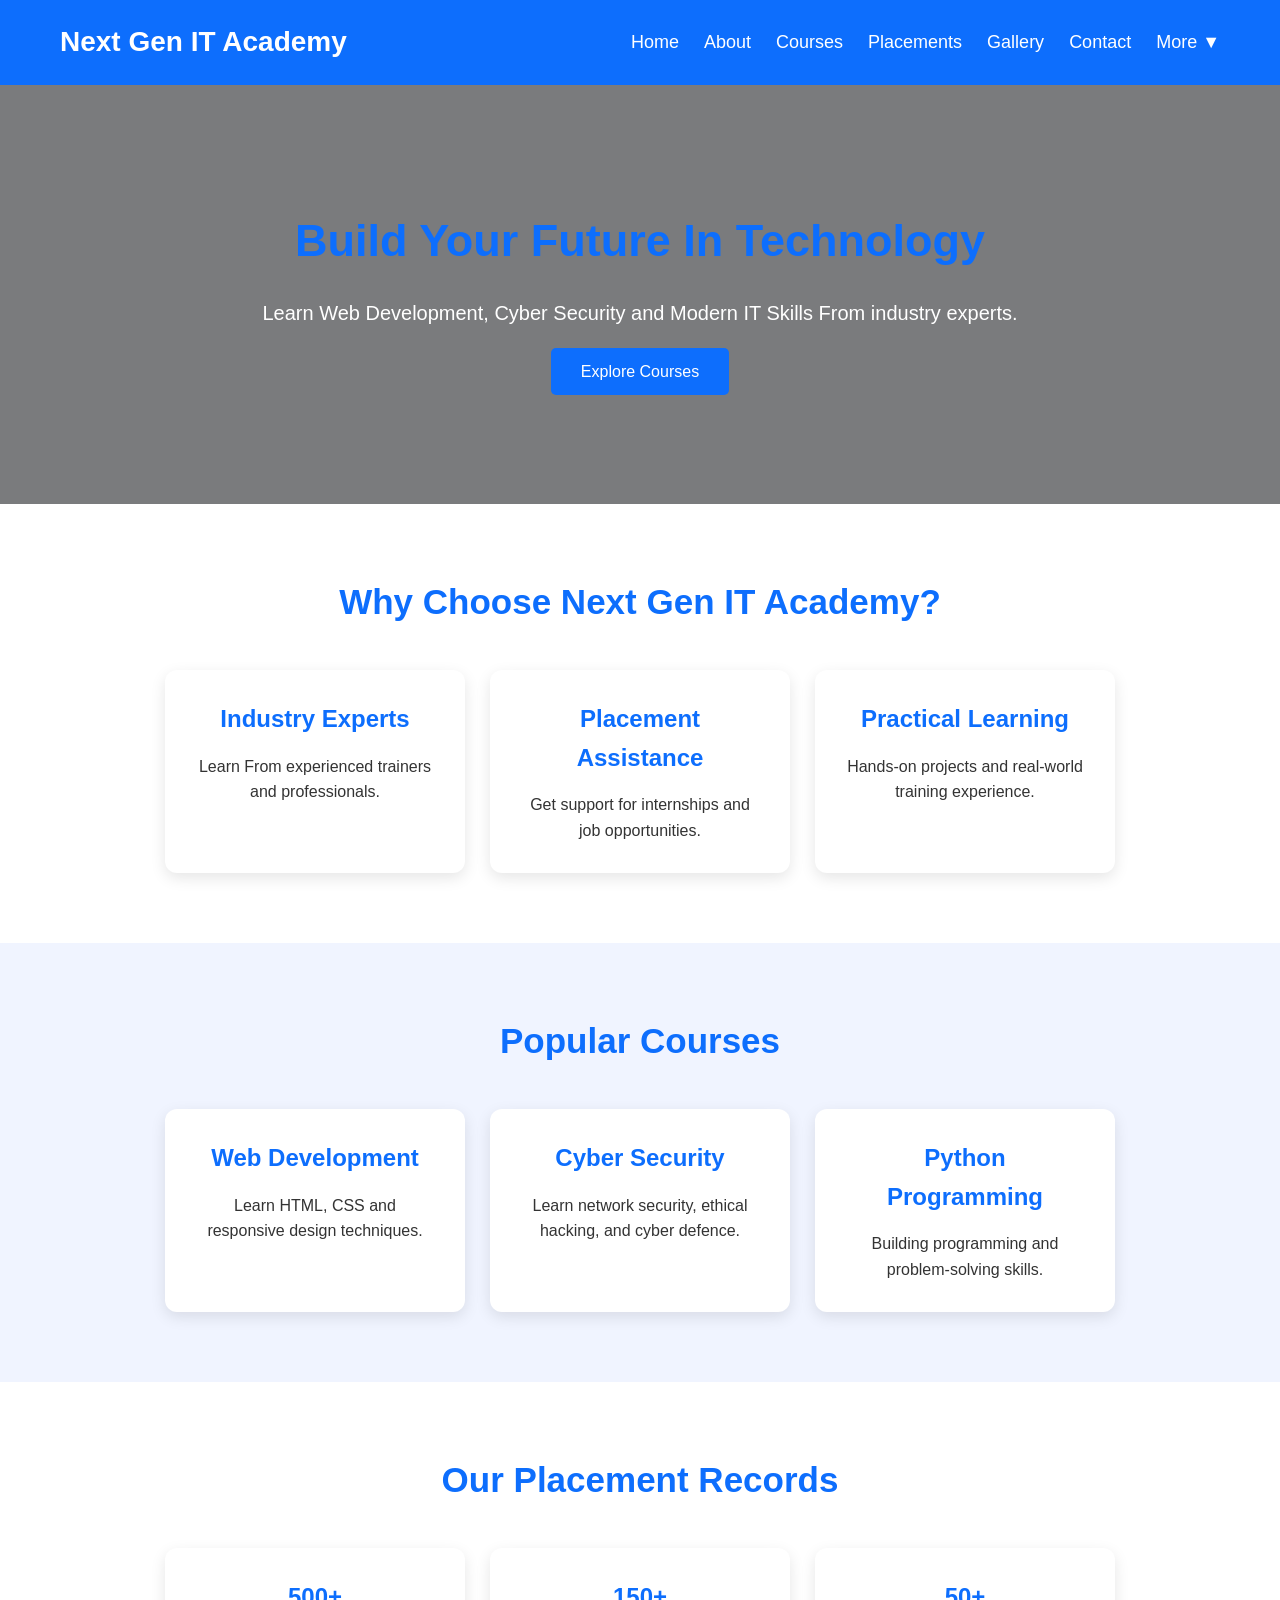
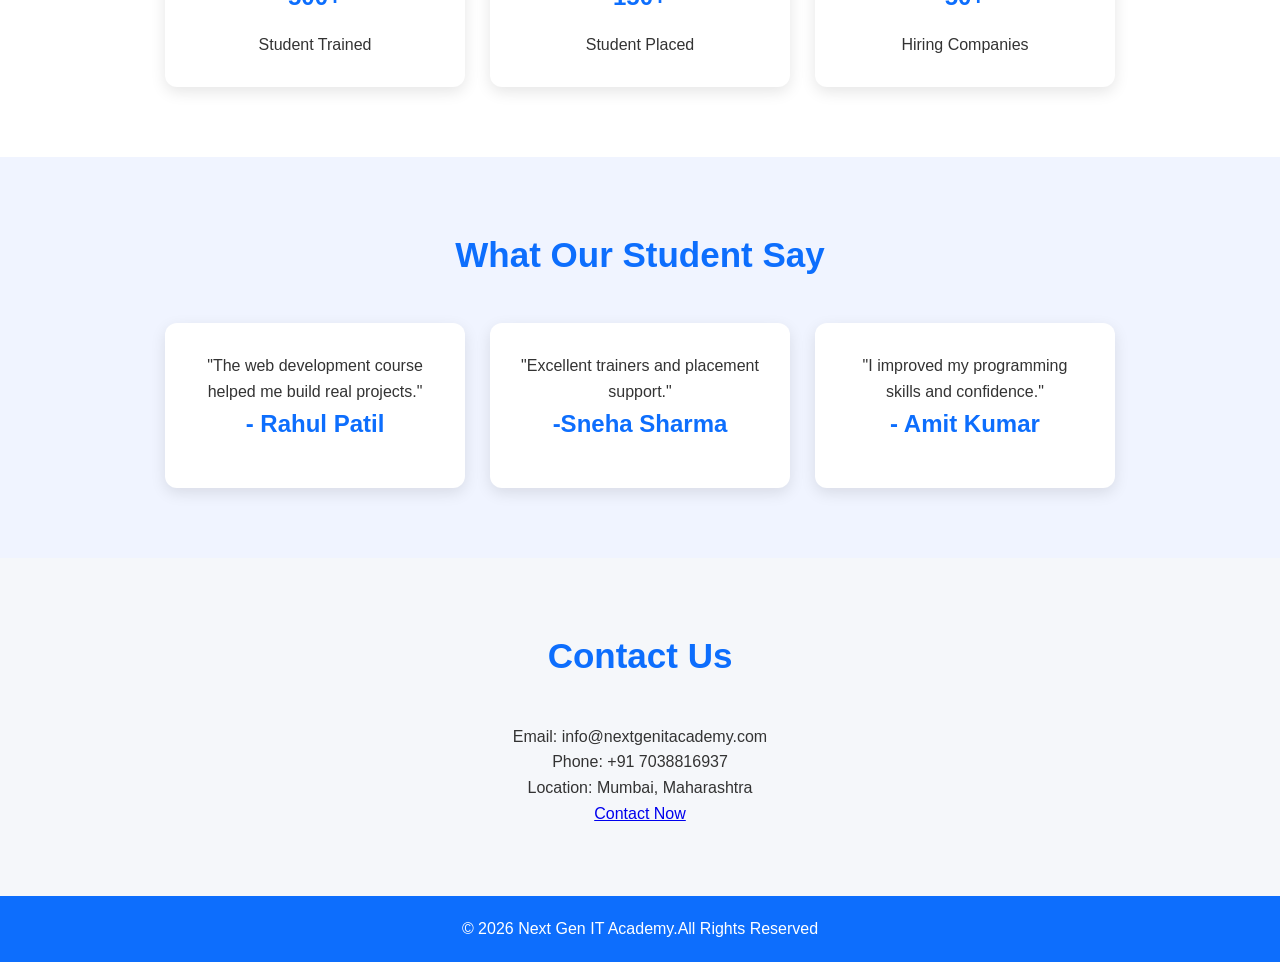
<file: index.html>
<!DOCTYPE html>
<html lang="en">
<head>
    <meta charset="UTF-8">
    <meta name="viewport" content="width=device-width, initial-scale=1.0">
    <title>Next Gen IT Academy</title>
    <link rel="stylesheet" href="css/style.css">
</head>
<body>
    <header>
        <nav class="navbar">
            <div class="logo">
                <h1>Next Gen IT Academy</h1>
            </div>
            <ul class="nav-links">
    <li><a href="index.html">Home</a></li>
    <li><a href="about.html">About</a></li>
    <li><a href="courses.html">Courses</a></li>
    <li><a href="placements.html">Placements</a></li>
    <li><a href="gallery.html">Gallery</a></li>
    <li><a href="contact.html">Contact</a></li>

    <li class="dropdown">
        <a href="#">More ▼</a>
        <ul class="dropdown-menu">
            <li><a href="faculty.html">Faculty</a></li>
            <li><a href="admissions.html">Admissions</a></li>
            <li><a href="faq.html">FAQ</a></li>
            <li><a href="testimonials.html">Testimonials</a></li>
            <li><a href="cybersecurity.html">Cyber Security</a></li>
            <li><a href="webdevelopment.html">Web Development</a></li>
        </ul>
    </li>
</ul>
            

        </nav>
    </header>
    
    <section class="hero">

        <h2> Build Your Future In Technology</h2>

        <p>
            Learn Web Development, Cyber Security and Modern IT Skills From industry experts.
        </p>
        <a href="courses.html"> Explore Courses</a>
    </section>
<section class="why-us">

    <h2>Why Choose Next Gen IT Academy?</h2>
    
    <div class ="cards">
        
    <div class="card">
        <h3>Industry Experts</h3>
        <p>Learn From experienced trainers and professionals.</p>
        </div>
    
    <div class="card">
        <h3>Placement Assistance</h3>
        <p>Get support for internships and job opportunities.</p>

    </div>

    <div class="card">
        <h3>Practical Learning</h3>
        <p>Hands-on projects and real-world training experience.</p>
    </div>
 </div>
</section>

<section class="courses">

    <h2>Popular Courses</h2>
<div class="cards">

    <div class="card">
        <h3>Web Development</h3>
        <p>Learn HTML, CSS and responsive design techniques.</p>
    </div>

    <div class="card">
        <h3>Cyber Security</h3>
        <p>Learn network security, ethical hacking, and  cyber defence.</p>
    </div>

    <div class="card">
        <h3>Python Programming</h3>
        <p>Building programming and problem-solving skills.</p>
    </div>

</div>
</section>

<section class="placements">
    <h2>Our Placement Records</h2>

    <div class="cards">
        <div class="card">
            <h3>500+</h3>
            <p>Student Trained</p>
        </div>

        <div class="card">
            <h3>150+</h3>
            <p>Student Placed</p>
        </div>

        <div class="card">
            <h3>50+</h3>
            <p>Hiring Companies</p>

        </div>
    </div>
</section>

<section class="testimonials">
    <h2>What Our Student Say</h2>

    <div class="cards">

        <div class="card">
            <p>"The web development course helped me build real projects."</p>
            <h3>- Rahul Patil</h3>
        </div>

        <div class="card">
            <p>"Excellent trainers and placement support."</p>
            <h3>-Sneha Sharma</h3>
        </div>

        <div class="card">
            <p>"I improved my programming skills and confidence."</p>
            <h3>- Amit Kumar</h3>
        </div>

    </div>
</section>

<section class="contact-home">
    <h2>Contact Us</h2>

    <p>Email: info@nextgenitacademy.com</p>
    <p>Phone: +91 7038816937</p>
    <p>Location: Mumbai, Maharashtra</p>

    <a href="contact.html">Contact Now</a>
</section>
<footer>
    <p>&copy; 2026 Next Gen IT Academy.All Rights Reserved</p>
</footer>


    
</body>
</html>
</file>
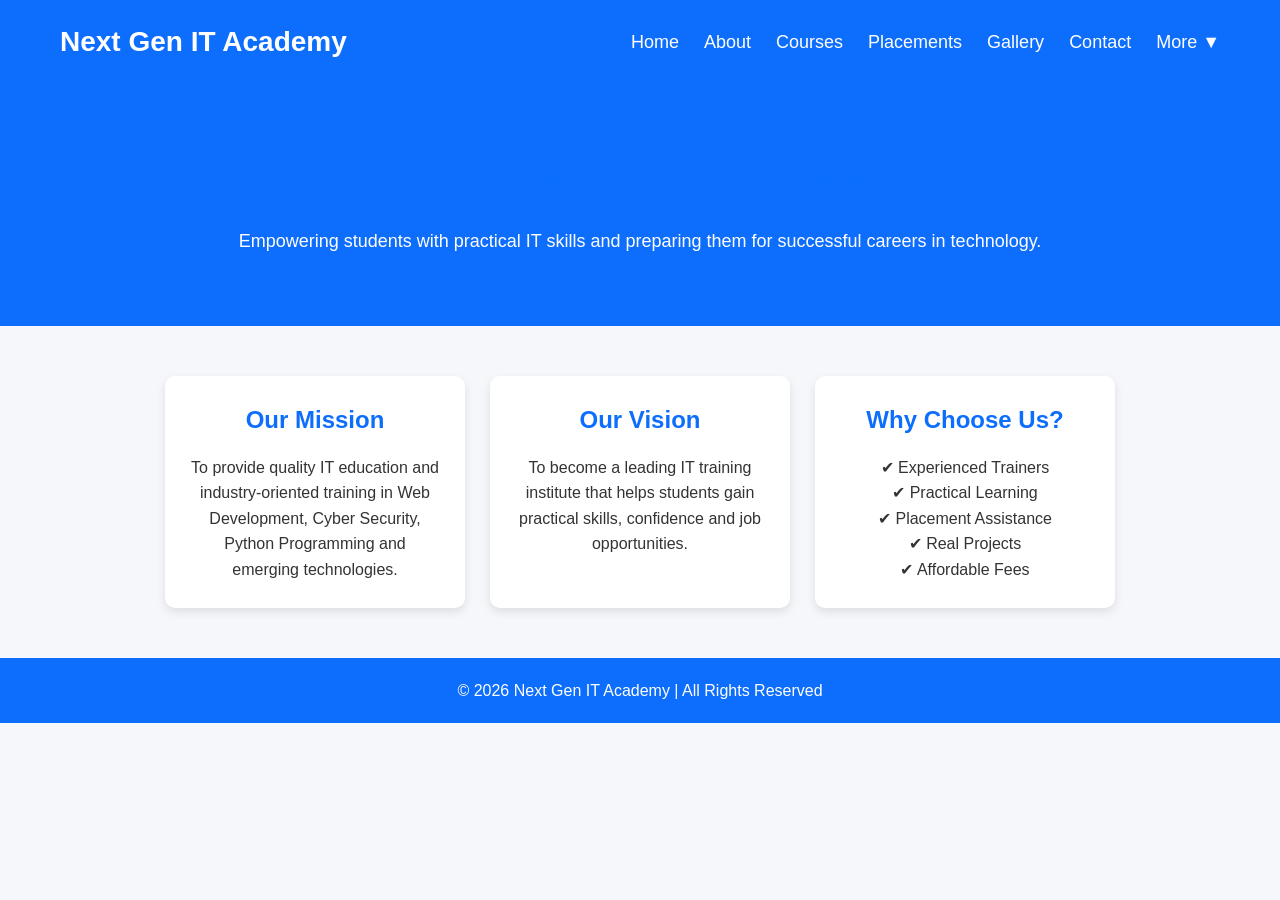
<file: about.html>
<!DOCTYPE html>
<html lang="en">
<head>
    <meta charset="UTF-8">
    <meta name="viewport" content="width=device-width, initial-scale=1.0">
    <title>About Us - Next Gen IT Academy</title>
    <link rel="stylesheet" href="css/style.css">
</head>
<body>

    <!-- Navbar -->
    <header>
        <nav class="navbar">
            <div class="logo">
                <h1>Next Gen IT Academy</h1>
            </div>
            <ul class="nav-links">
    <li><a href="index.html">Home</a></li>
    <li><a href="about.html">About</a></li>
    <li><a href="courses.html">Courses</a></li>
    <li><a href="placements.html">Placements</a></li>
    <li><a href="gallery.html">Gallery</a></li>
    <li><a href="contact.html">Contact</a></li>

    <li class="dropdown">
        <a href="#">More ▼</a>
        <ul class="dropdown-menu">
            <li><a href="faculty.html">Faculty</a></li>
            <li><a href="admissions.html">Admissions</a></li>
            <li><a href="faq.html">FAQ</a></li>
            <li><a href="testimonials.html">Testimonials</a></li>
            <li><a href="cybersecurity.html">Cyber Security</a></li>
            <li><a href="webdevelopment.html">Web Development</a></li>
        </ul>
    </li>
</ul>

            
        </nav>
    </header>

    <!-- About Hero Section -->
    <section class="about-hero">
        <h2>About Next Gen IT Academy</h2>
        <p>
            Empowering students with practical IT skills and preparing them for successful careers in technology.
        </p>
    </section>

    <!-- About Content -->
    <section class="about-content">

        <div class="card">
            <h3>Our Mission</h3>
            <p>
                To provide quality IT education and industry-oriented training in Web Development,
                Cyber Security, Python Programming and emerging technologies.
            </p>
        </div>

        <div class="card">
            <h3>Our Vision</h3>
            <p>
                To become a leading IT training institute that helps students gain practical skills,
                confidence and job opportunities.
            </p>
        </div>

        <div class="card">
            <h3>Why Choose Us?</h3>
            <p>
                ✔ Experienced Trainers<br>
                ✔ Practical Learning<br>
                ✔ Placement Assistance<br>
                ✔ Real Projects<br>
                ✔ Affordable Fees
            </p>
        </div>

    </section>

    <!-- Footer -->
    <footer>
        <p>© 2026 Next Gen IT Academy | All Rights Reserved</p>
    </footer>

</body>
</html>
</file>
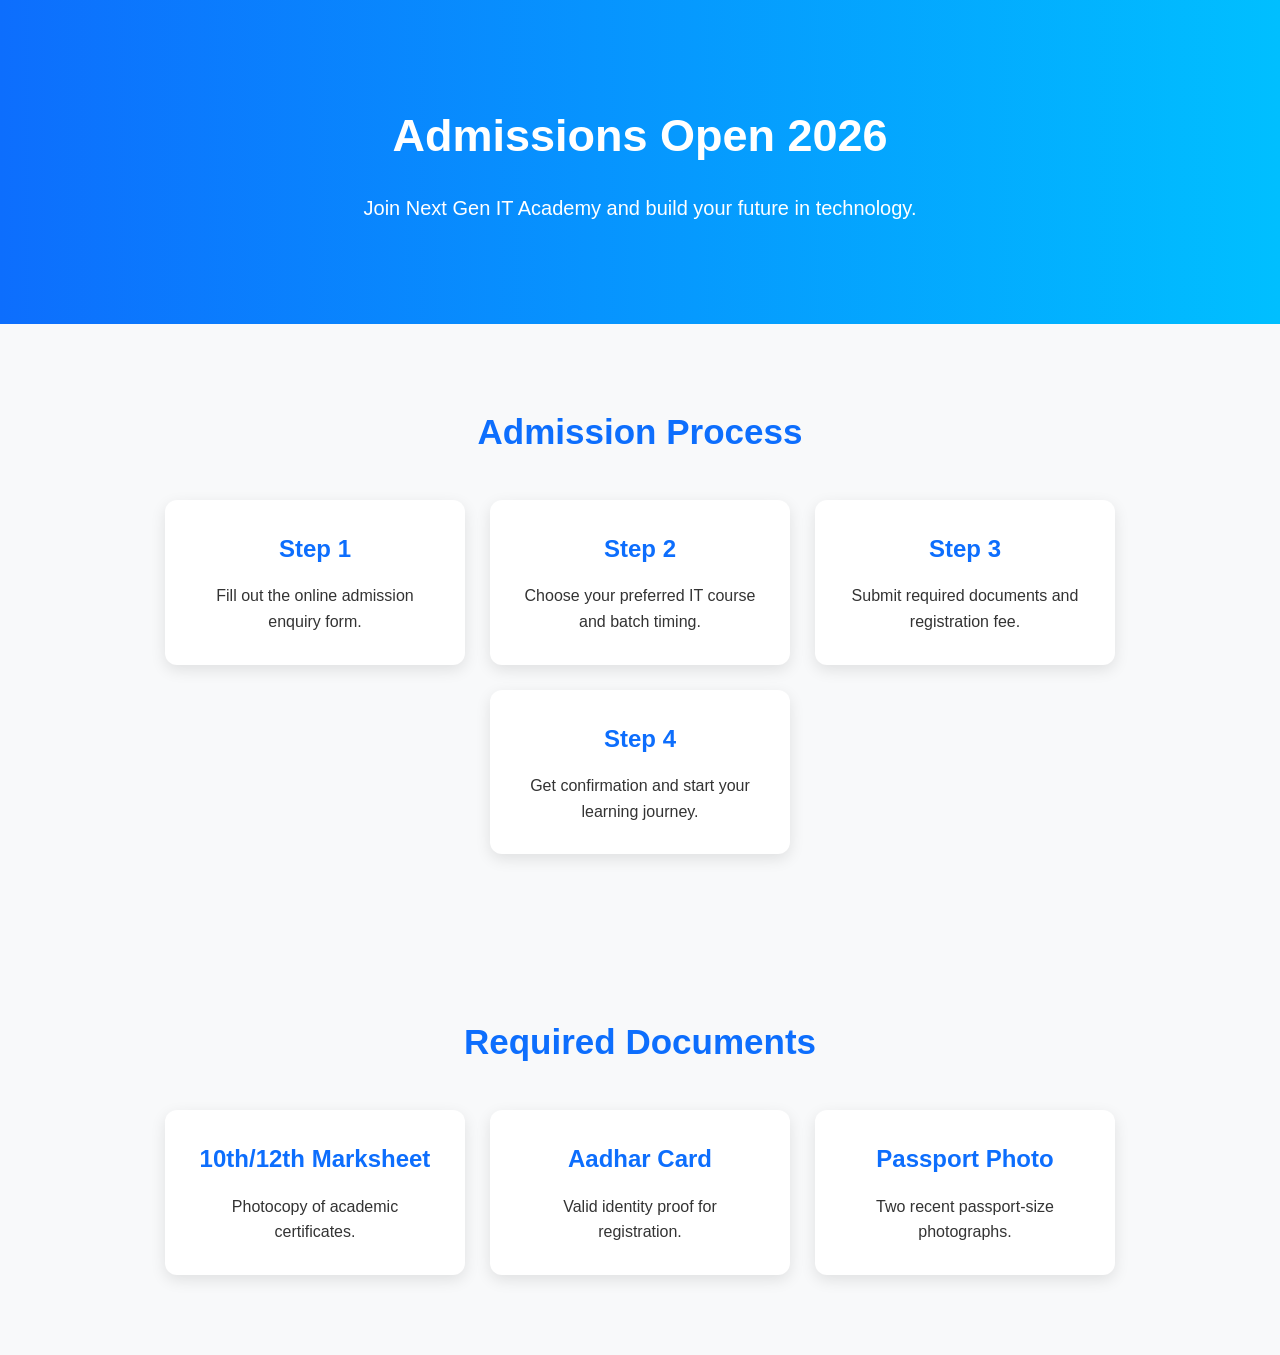
<file: admissions.html>
<!DOCTYPE html>
<html lang="en">
<head>
    <meta charset="UTF-8">
    <meta name="viewport" content="width=device-width, initial-scale=1.0">
    <title>Admissions - Next Gen IT Academy</title>
    <link rel="stylesheet" href="css/style.css">
</head>
<body>

    <!-- Admission Hero -->
    <section class="admission-hero">
        <h1>Admissions Open 2026</h1>
        <p>Join Next Gen IT Academy and build your future in technology.</p>
    </section>

    <!-- Admission Details -->
    <section class="admission">
        <h2>Admission Process</h2>

        <div class="cards">

            <div class="card">
                <h3>Step 1</h3>
                <p>Fill out the online admission enquiry form.</p>
            </div>

            <div class="card">
                <h3>Step 2</h3>
                <p>Choose your preferred IT course and batch timing.</p>
            </div>

            <div class="card">
                <h3>Step 3</h3>
                <p>Submit required documents and registration fee.</p>
            </div>

            <div class="card">
                <h3>Step 4</h3>
                <p>Get confirmation and start your learning journey.</p>
            </div>

        </div>
    </section>

    <!-- Required Documents -->
    <section class="admission">
        <h2>Required Documents</h2>

        <div class="cards">

            <div class="card">
                <h3>10th/12th Marksheet</h3>
                <p>Photocopy of academic certificates.</p>
            </div>

            <div class="card">
                <h3>Aadhar Card</h3>
                <p>Valid identity proof for registration.</p>
            </div>

            <div class="card">
                <h3>Passport Photo</h3>
                <p>Two recent passport-size photographs.</p>
            </div>

        </div>
    </section>

</body>
</html>
</file>
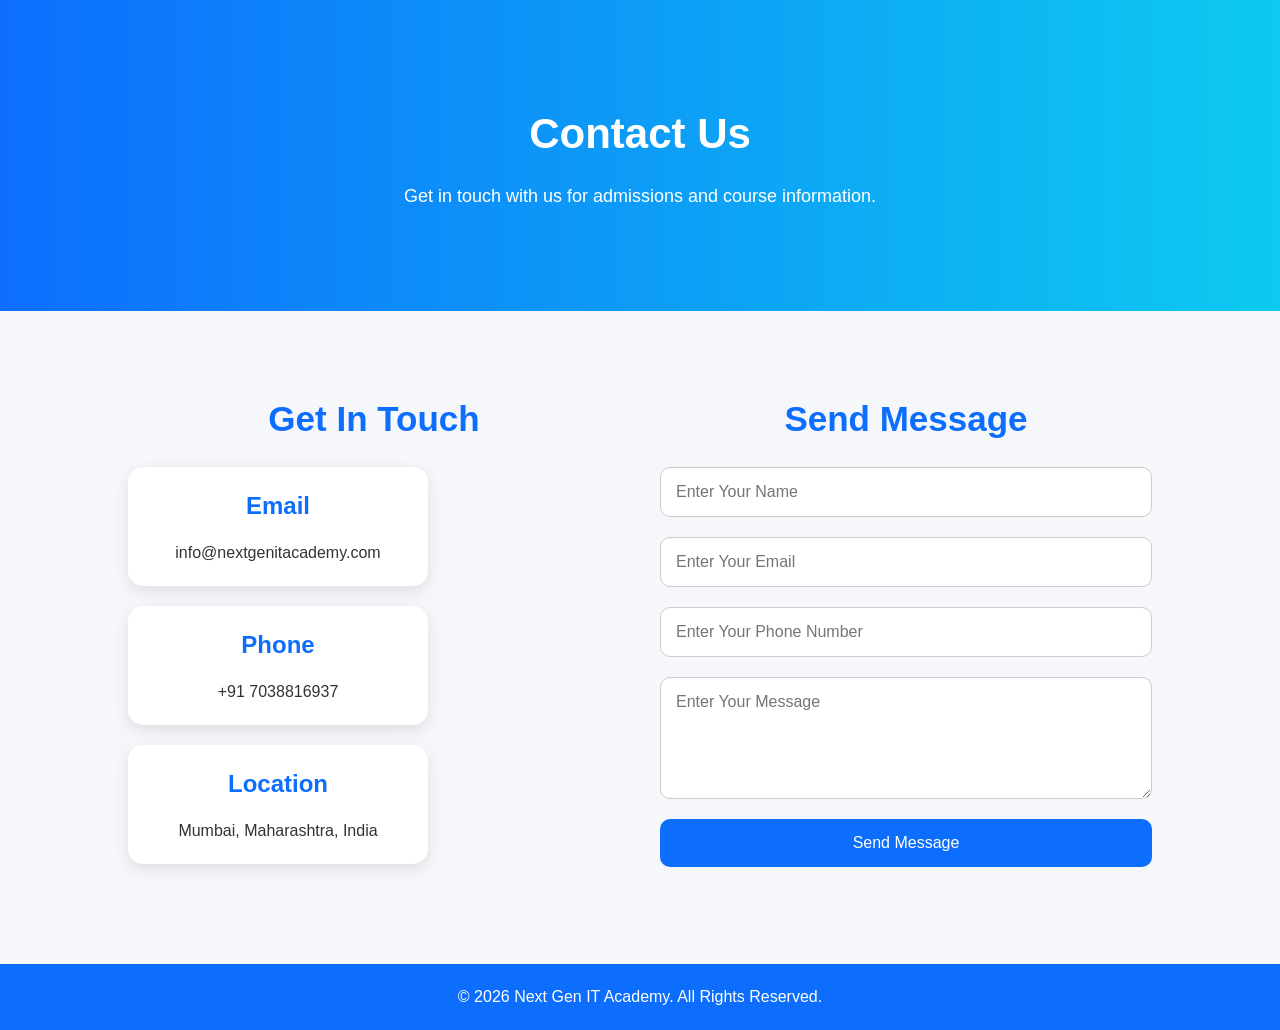
<file: contact.html>
<!DOCTYPE html>
<html lang="en">
<head>
    <meta charset="UTF-8">
    <meta name="viewport" content="width=device-width, initial-scale=1.0">
    <title>Contact Us - Next Gen IT Academy</title>
    <link rel="stylesheet" href="css/style.css">
</head>
<body>

    <!-- Contact Hero -->
    <section class="contact-hero">
        <h1>Contact Us</h1>
        <p>Get in touch with us for admissions and course information.</p>
    </section>

    <!-- Contact Section -->
    <section class="contact">

        <div class="contact-info">
            <h2>Get In Touch</h2>

            <div class="card">
                <h3>Email</h3>
                <p>info@nextgenitacademy.com</p>
            </div>

            <div class="card">
                <h3>Phone</h3>
                <p>+91 7038816937</p>
            </div>

            <div class="card">
                <h3>Location</h3>
                <p>Mumbai, Maharashtra, India</p>
            </div>
        </div>

        <div class="contact-form">
            <h2>Send Message</h2>

            <form>
                <input type="text" placeholder="Enter Your Name" required>

                <input type="email" placeholder="Enter Your Email" required>

                <input type="tel" placeholder="Enter Your Phone Number" required>

                <textarea rows="5" placeholder="Enter Your Message" required></textarea>

                <button type="submit">Send Message</button>
            </form>
        </div>

    </section>

    <footer>
        <p>&copy; 2026 Next Gen IT Academy. All Rights Reserved.</p>
    </footer>

</body>
</html>
</file>
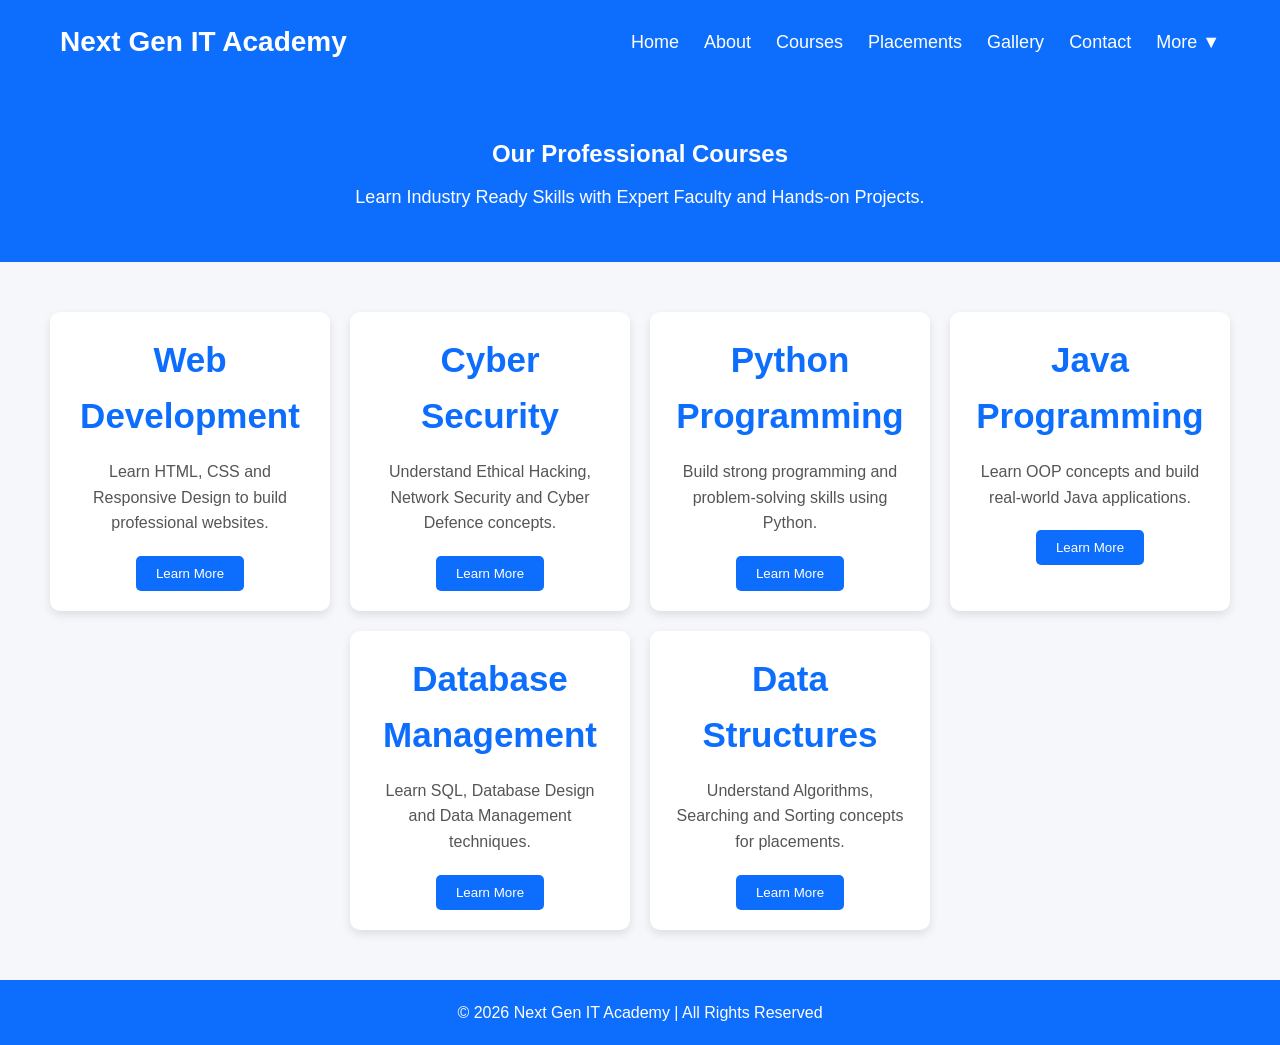
<file: courses.html>
<!DOCTYPE html>
<html lang="en">
<head>
    <meta charset="UTF-8">
    <meta name="viewport" content="width=device-width, initial-scale=1.0">
    <title>Courses - Next Gen IT Academy</title>
    <link rel="stylesheet" href="css/style.css">
</head>
<body>

    <header>
        <nav class="navbar">
            <div class="logo">
                <h1>Next Gen IT Academy</h1>
            </div>

           <ul class="nav-links">
    <li><a href="index.html">Home</a></li>
    <li><a href="about.html">About</a></li>
    <li><a href="courses.html">Courses</a></li>
    <li><a href="placements.html">Placements</a></li>
    <li><a href="gallery.html">Gallery</a></li>
    <li><a href="contact.html">Contact</a></li>

    <li class="dropdown">
        <a href="#">More ▼</a>
        <ul class="dropdown-menu">
            <li><a href="faculty.html">Faculty</a></li>
            <li><a href="admissions.html">Admissions</a></li>
            <li><a href="faq.html">FAQ</a></li>
            <li><a href="testimonials.html">Testimonials</a></li>
            <li><a href="cybersecurity.html">Cyber Security</a></li>
            <li><a href="webdevelopment.html">Web Development</a></li>
        </ul>
    </li>
</ul>
        </nav>
    </header>

    <!-- Hero Section -->
    <section class="course-hero">
        <h1>Our Professional Courses</h1>
        <p>Learn Industry Ready Skills with Expert Faculty and Hands-on Projects.</p>
    </section>

    <!-- Courses Section -->
    <section class="courses-container">

        <div class="course-card">
            <h2>Web Development</h2>
            <p>Learn HTML, CSS and Responsive Design to build professional websites.</p>
            <button>Learn More</button>
        </div>

        <div class="course-card">
            <h2>Cyber Security</h2>
            <p>Understand Ethical Hacking, Network Security and Cyber Defence concepts.</p>
            <button>Learn More</button>
        </div>

        <div class="course-card">
            <h2>Python Programming</h2>
            <p>Build strong programming and problem-solving skills using Python.</p>
            <button>Learn More</button>
        </div>

        <div class="course-card">
            <h2>Java Programming</h2>
            <p>Learn OOP concepts and build real-world Java applications.</p>
            <button>Learn More</button>
        </div>

        <div class="course-card">
            <h2>Database Management</h2>
            <p>Learn SQL, Database Design and Data Management techniques.</p>
            <button>Learn More</button>
        </div>

        <div class="course-card">
            <h2>Data Structures</h2>
            <p>Understand Algorithms, Searching and Sorting concepts for placements.</p>
            <button>Learn More</button>
        </div>

    </section>

    <footer>
        <p>© 2026 Next Gen IT Academy | All Rights Reserved</p>
    </footer>

</body>
</html>
</file>
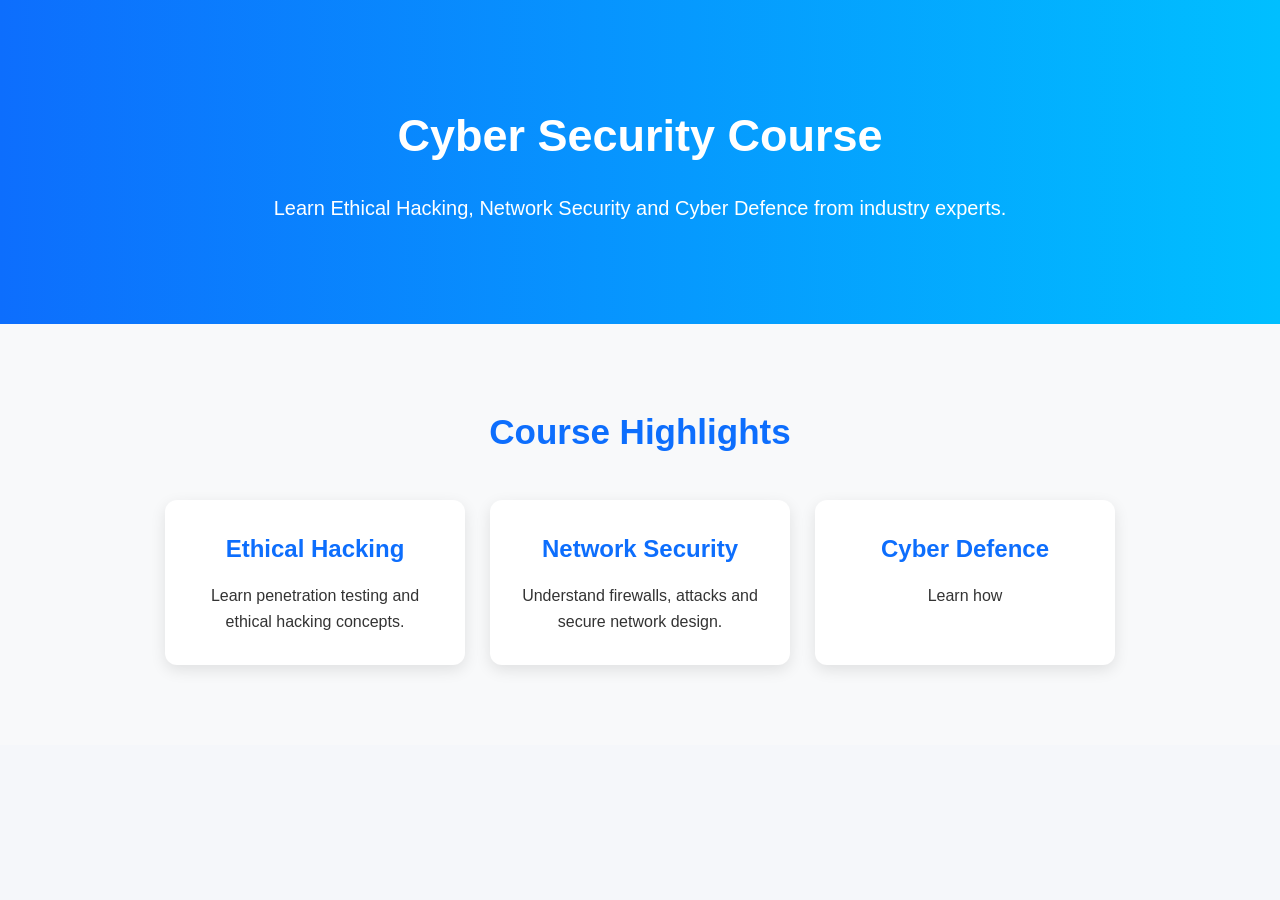
<file: cybersecurity.html>
<!DOCTYPE html>
<html lang="en">
<head>
    <meta charset="UTF-8">
    <meta name="viewport" content="width=device-width, initial-scale=1.0">
    <title>Cyber Security - Next Gen IT Academy</title>
    <link rel="stylesheet" href="css/style.css">
</head>
<body>

    <!-- Hero Section -->
    <section class="cyber-hero">
        <h1>Cyber Security Course</h1>
        <p>Learn Ethical Hacking, Network Security and Cyber Defence from industry experts.</p>
    </section>

    <!-- Course Highlights -->
    <section class="cyber-course">
        <h2>Course Highlights</h2>

        <div class="cards">

            <div class="card">
                <h3>Ethical Hacking</h3>
                <p>Learn penetration testing and ethical hacking concepts.</p>
            </div>

            <div class="card">
                <h3>Network Security</h3>
                <p>Understand firewalls, attacks and secure network design.</p>
            </div>

            <div class="card">
                <h3>Cyber Defence</h3>
                <p>Learn how
</file>
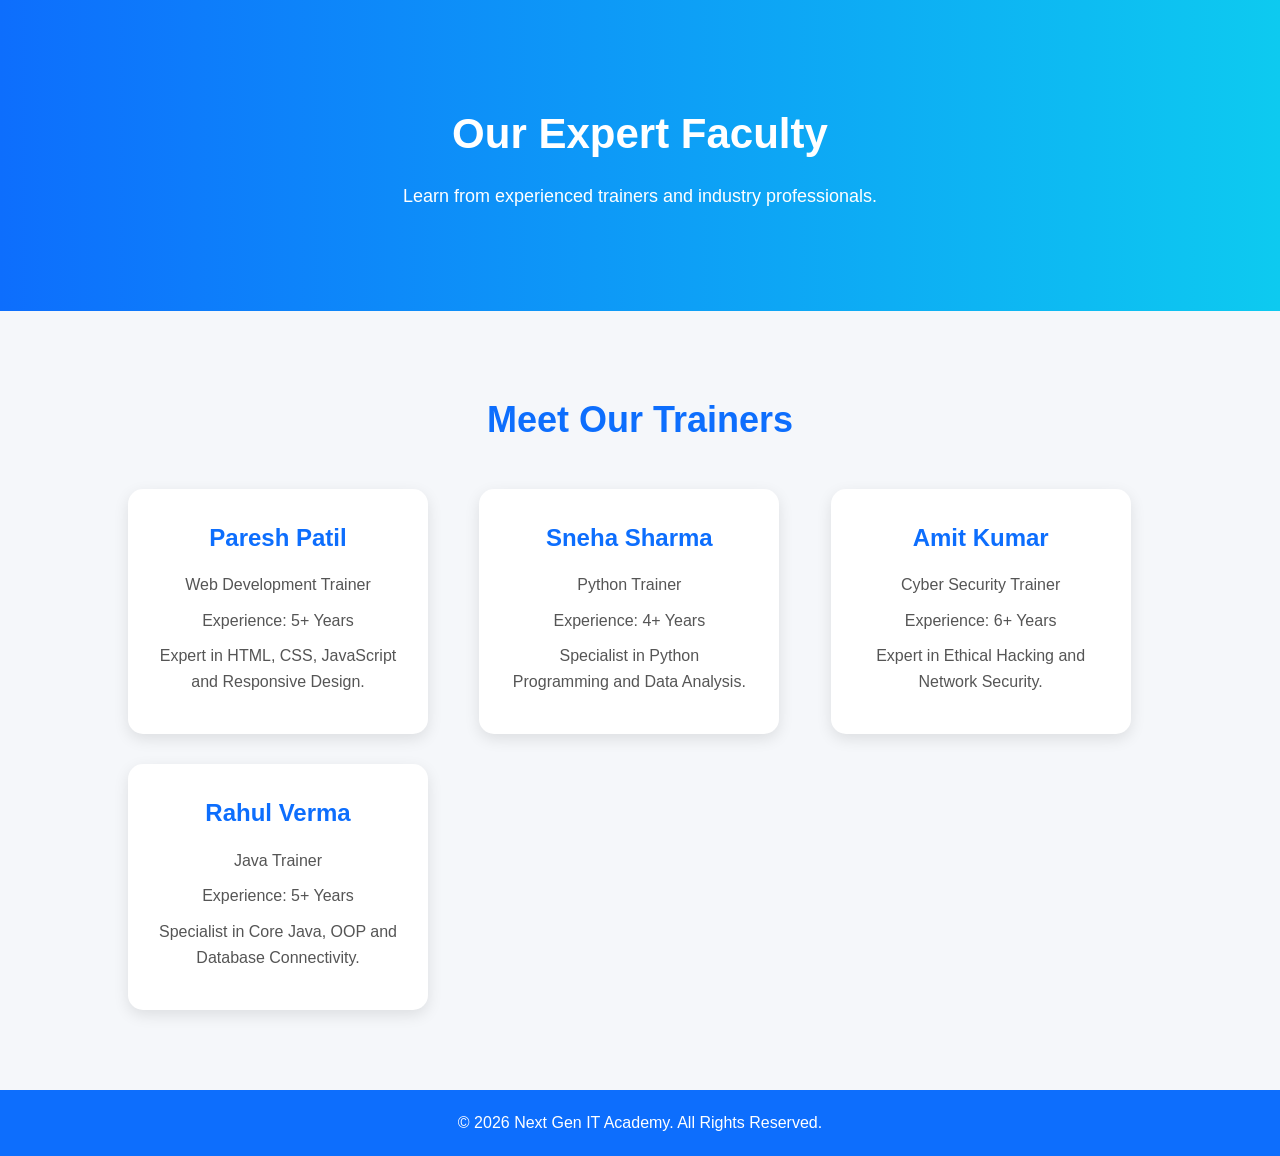
<file: faculty.html>
<!DOCTYPE html>
<html lang="en">
<head>
    <meta charset="UTF-8">
    <meta name="viewport" content="width=device-width, initial-scale=1.0">
    <title>Faculty - Next Gen IT Academy</title>
    <link rel="stylesheet" href="css/style.css">
</head>
<body>

    <section class="faculty-hero">
        <h1>Our Expert Faculty</h1>
        <p>Learn from experienced trainers and industry professionals.</p>
    </section>

    <section class="faculty">

        <h2>Meet Our Trainers</h2>

        <div class="cards">

            <div class="card">
                <h3>Paresh Patil</h3>
                <p>Web Development Trainer</p>
                <p>Experience: 5+ Years</p>
                <p>Expert in HTML, CSS, JavaScript and Responsive Design.</p>
            </div>

            <div class="card">
                <h3>Sneha Sharma</h3>
                <p>Python Trainer</p>
                <p>Experience: 4+ Years</p>
                <p>Specialist in Python Programming and Data Analysis.</p>
            </div>

            <div class="card">
                <h3>Amit Kumar</h3>
                <p>Cyber Security Trainer</p>
                <p>Experience: 6+ Years</p>
                <p>Expert in Ethical Hacking and Network Security.</p>
            </div>

            <div class="card">
                <h3>Rahul Verma</h3>
                <p>Java Trainer</p>
                <p>Experience: 5+ Years</p>
                <p>Specialist in Core Java, OOP and Database Connectivity.</p>
            </div>

        </div>

    </section>

    <footer>
        <p>&copy; 2026 Next Gen IT Academy. All Rights Reserved.</p>
    </footer>

</body>
</html>
</file>
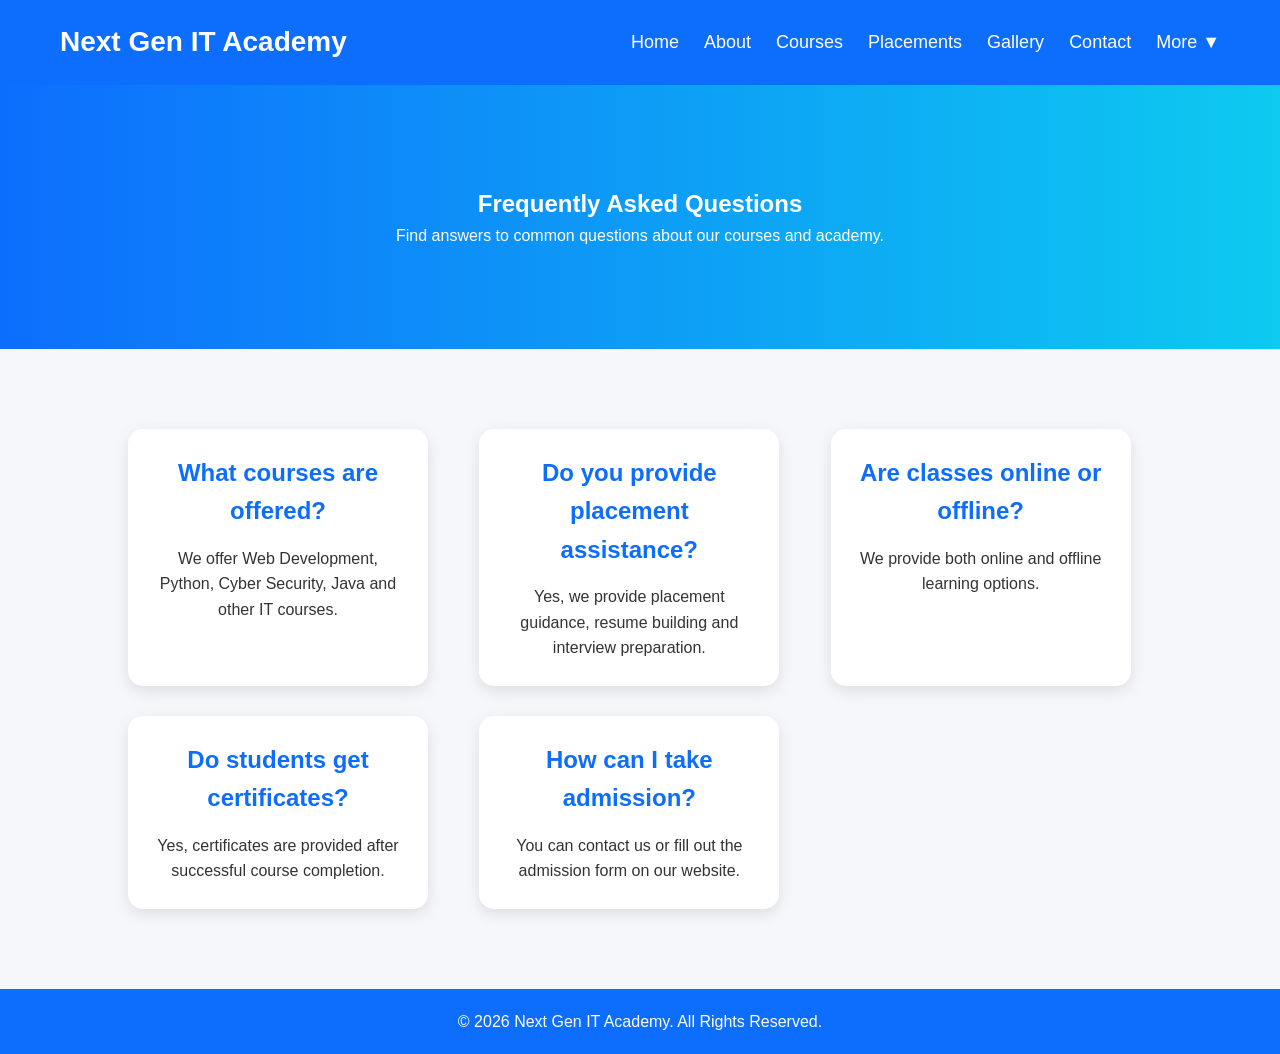
<file: faq.html>
<!DOCTYPE html>
<html lang="en">
<head>
    <meta charset="UTF-8">
    <meta name="viewport" content="width=device-width, initial-scale=1.0">
    <title>FAQ - Next Gen IT Academy</title>
    <link rel="stylesheet" href="css/style.css">
</head>
<body>

<header>
    <nav class="navbar">
        <div class="logo">
            <h1>Next Gen IT Academy</h1>
        </div>

       <ul class="nav-links">
    <li><a href="index.html">Home</a></li>
    <li><a href="about.html">About</a></li>
    <li><a href="courses.html">Courses</a></li>
    <li><a href="placements.html">Placements</a></li>
    <li><a href="gallery.html">Gallery</a></li>
    <li><a href="contact.html">Contact</a></li>

    <li class="dropdown">
        <a href="#">More ▼</a>
        <ul class="dropdown-menu">
            <li><a href="faculty.html">Faculty</a></li>
            <li><a href="admissions.html">Admissions</a></li>
            <li><a href="faq.html">FAQ</a></li>
            <li><a href="testimonials.html">Testimonials</a></li>
            <li><a href="cybersecurity.html">Cyber Security</a></li>
            <li><a href="webdevelopment.html">Web Development</a></li>
        </ul>
    </li>
</ul>
    </nav>
</header>

<section class="faq-hero">
    <h1>Frequently Asked Questions</h1>
    <p>Find answers to common questions about our courses and academy.</p>
</section>

<section class="faq">

    <div class="card">
        <h3>What courses are offered?</h3>
        <p>We offer Web Development, Python, Cyber Security, Java and other IT courses.</p>
    </div>

    <div class="card">
        <h3>Do you provide placement assistance?</h3>
        <p>Yes, we provide placement guidance, resume building and interview preparation.</p>
    </div>

    <div class="card">
        <h3>Are classes online or offline?</h3>
        <p>We provide both online and offline learning options.</p>
    </div>

    <div class="card">
        <h3>Do students get certificates?</h3>
        <p>Yes, certificates are provided after successful course completion.</p>
    </div>

    <div class="card">
        <h3>How can I take admission?</h3>
        <p>You can contact us or fill out the admission form on our website.</p>
    </div>

</section>

<footer>
    <p>&copy; 2026 Next Gen IT Academy. All Rights Reserved.</p>
</footer>

</body>
</html>
</file>
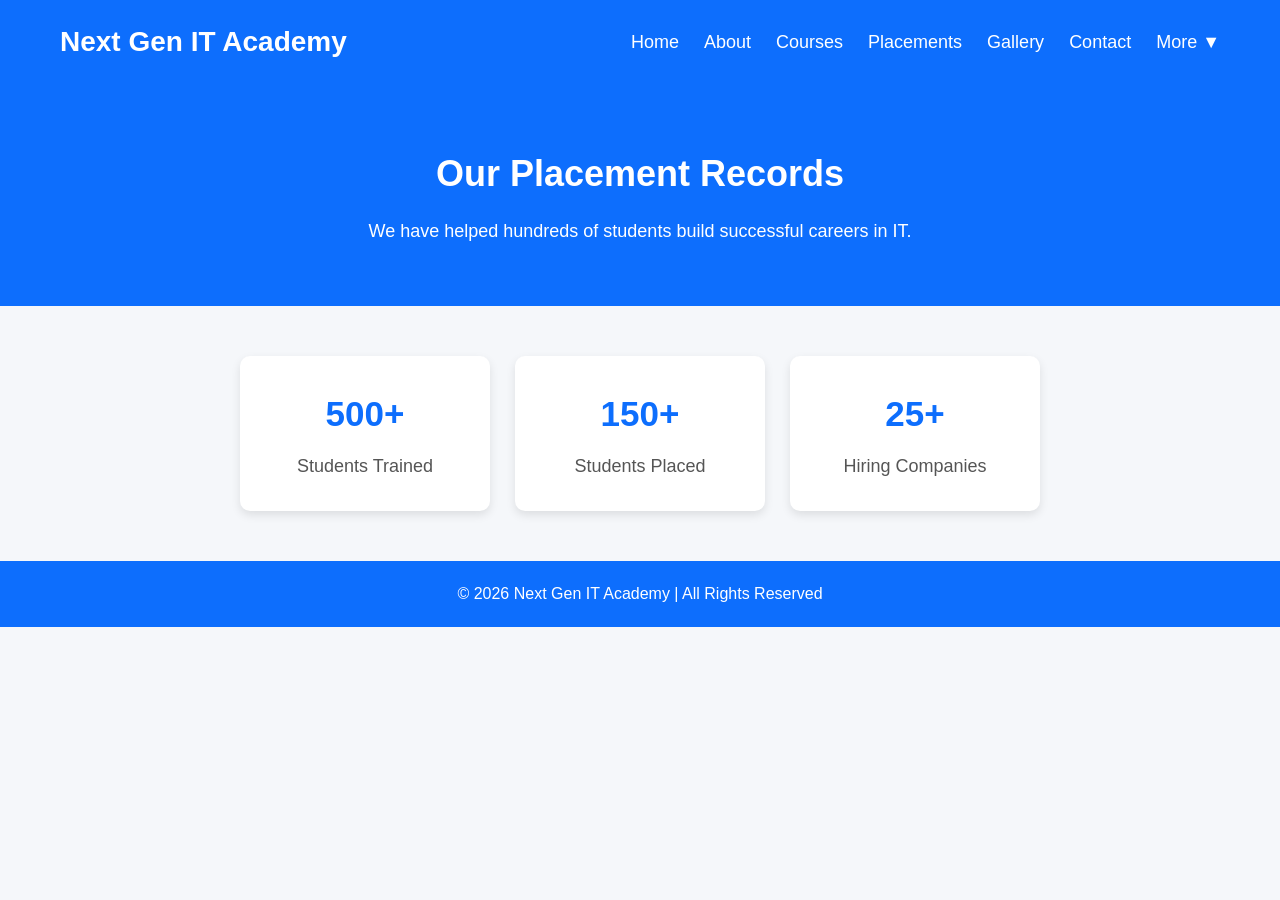
<file: placements.html>
<!DOCTYPE html>
<html lang="en">
<head>
    <meta charset="UTF-8">
    <meta name="viewport" content="width=device-width, initial-scale=1.0">
    <title>Placements - Next Gen IT Academy</title>
    <link rel="stylesheet" href="css/style.css">
</head>
<body>

    <header>
        <nav class="navbar">
            <div class="logo">
                <h1>Next Gen IT Academy</h1>
            </div>

            <ul class="nav-links">
    <li><a href="index.html">Home</a></li>
    <li><a href="about.html">About</a></li>
    <li><a href="courses.html">Courses</a></li>
    <li><a href="placements.html">Placements</a></li>
    <li><a href="gallery.html">Gallery</a></li>
    <li><a href="contact.html">Contact</a></li>

    <li class="dropdown">
        <a href="#">More ▼</a>
        <ul class="dropdown-menu">
            <li><a href="faculty.html">Faculty</a></li>
            <li><a href="admissions.html">Admissions</a></li>
            <li><a href="faq.html">FAQ</a></li>
            <li><a href="testimonials.html">Testimonials</a></li>
            <li><a href="cybersecurity.html">Cyber Security</a></li>
            <li><a href="webdevelopment.html">Web Development</a></li>
        </ul>
    </li>
</ul>
        </nav>
    </header>

    <section class="placement-hero">
        <h1>Our Placement Records</h1>
        <p>We have helped hundreds of students build successful careers in IT.</p>
    </section>

    <section class="placement-cards">

        <div class="card">
            <h2>500+</h2>
            <p>Students Trained</p>
        </div>

        <div class="card">
            <h2>150+</h2>
            <p>Students Placed</p>
        </div>

        <div class="card">
            <h2>25+</h2>
            <p>Hiring Companies</p>
        </div>

    </section>

    <footer>
        <p>© 2026 Next Gen IT Academy | All Rights Reserved</p>
    </footer>

</body>
</html>
</file>
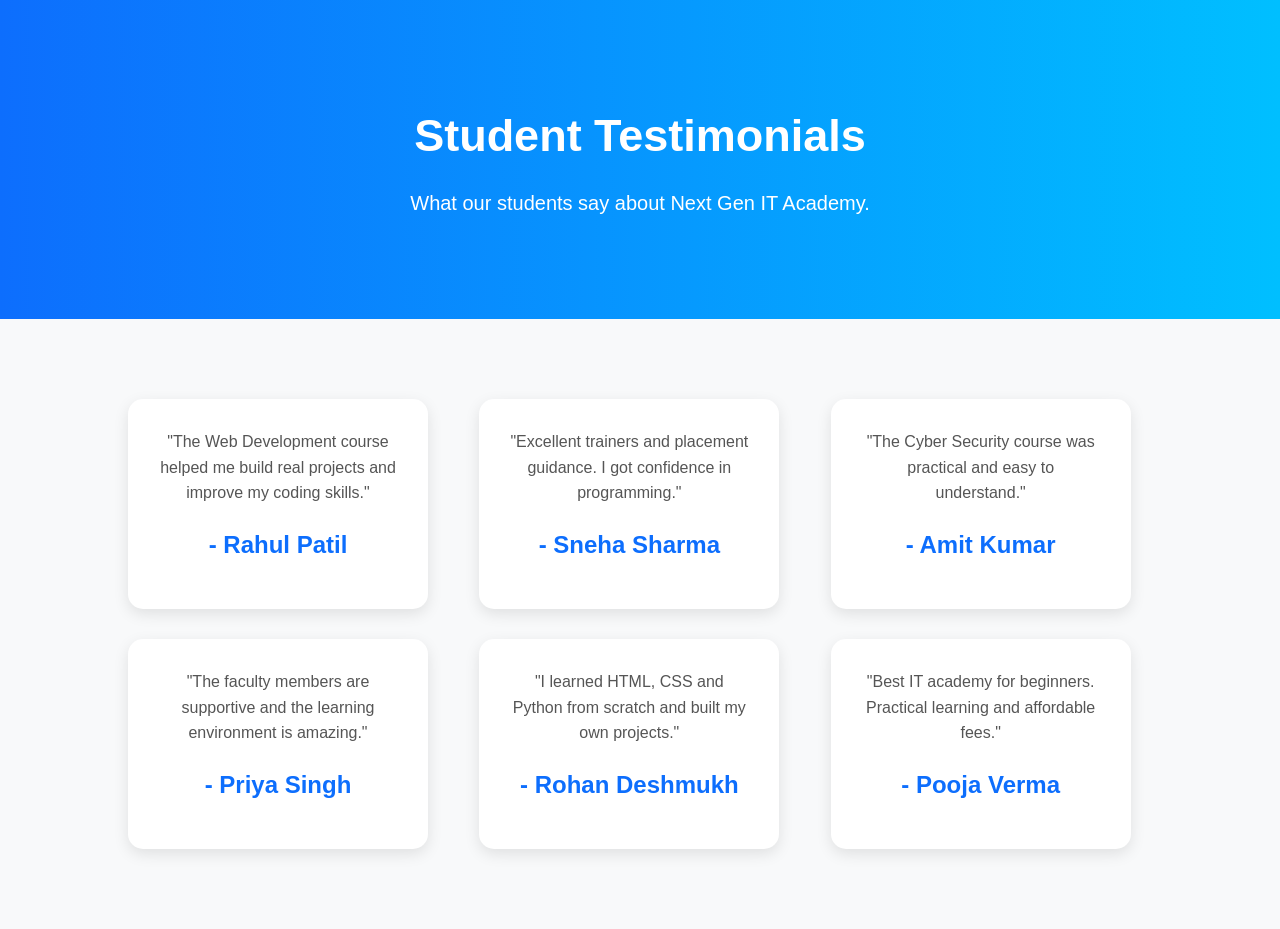
<file: testimonials.html>
<!DOCTYPE html>
<html lang="en">
<head>
    <meta charset="UTF-8">
    <meta name="viewport" content="width=device-width, initial-scale=1.0">
    <title>Testimonials - Next Gen IT Academy</title>
    <link rel="stylesheet" href="css/style.css">
</head>
<body>

    <!-- Testimonials Hero -->
    <section class="testimonial-hero">
        <h1>Student Testimonials</h1>
        <p>What our students say about Next Gen IT Academy.</p>
    </section>

    <!-- Testimonials Section -->
    <section class="testimonials-page">
        <div class="cards">

            <div class="card">
                <p>"The Web Development course helped me build real projects and improve my coding skills."</p>
                <h3>- Rahul Patil</h3>
            </div>

            <div class="card">
                <p>"Excellent trainers and placement guidance. I got confidence in programming."</p>
                <h3>- Sneha Sharma</h3>
            </div>

            <div class="card">
                <p>"The Cyber Security course was practical and easy to understand."</p>
                <h3>- Amit Kumar</h3>
            </div>

            <div class="card">
                <p>"The faculty members are supportive and the learning environment is amazing."</p>
                <h3>- Priya Singh</h3>
            </div>

            <div class="card">
                <p>"I learned HTML, CSS and Python from scratch and built my own projects."</p>
                <h3>- Rohan Deshmukh</h3>
            </div>

            <div class="card">
                <p>"Best IT academy for beginners. Practical learning and affordable fees."</p>
                <h3>- Pooja Verma</h3>
            </div>

        </div>
    </section>

</body>
</html>
</file>
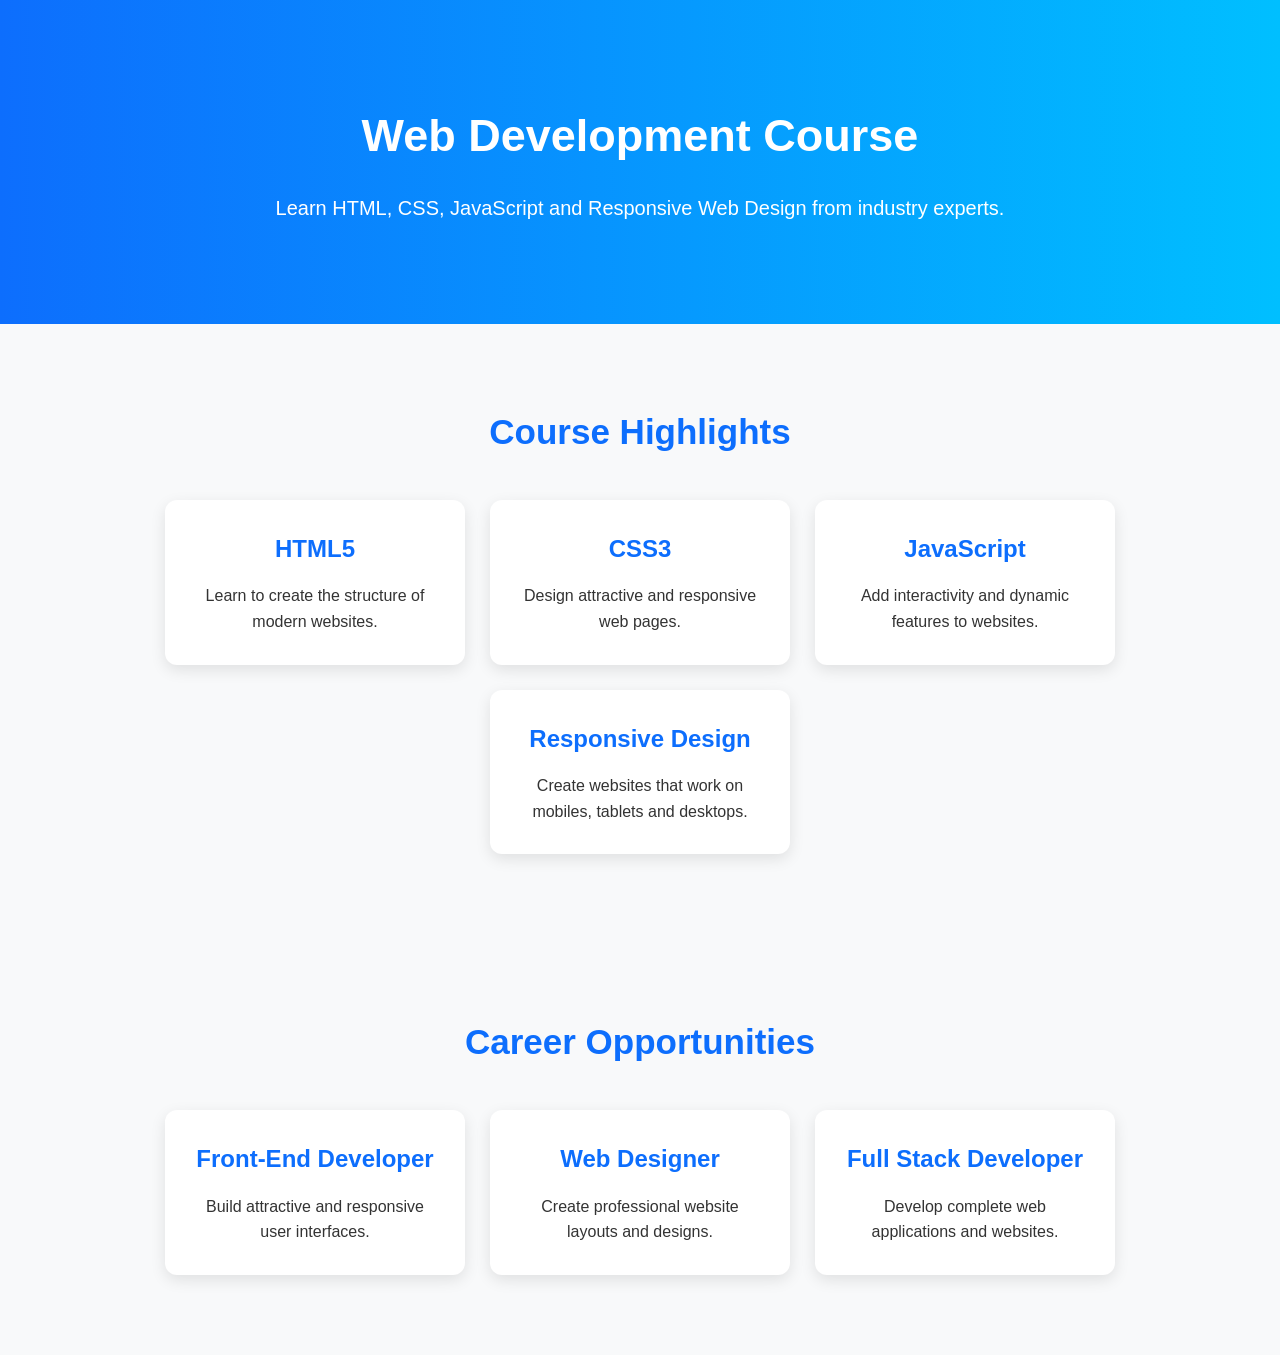
<file: webdevelopment.html>
<!DOCTYPE html>
<html lang="en">
<head>
    <meta charset="UTF-8">
    <meta name="viewport" content="width=device-width, initial-scale=1.0">
    <title>Web Development - Next Gen IT Academy</title>
    <link rel="stylesheet" href="css/style.css">
</head>
<body>

    <!-- Hero Section -->
    <section class="web-hero">
        <h1>Web Development Course</h1>
        <p>Learn HTML, CSS, JavaScript and Responsive Web Design from industry experts.</p>
    </section>

    <!-- Course Highlights -->
    <section class="web-course">
        <h2>Course Highlights</h2>

        <div class="cards">

            <div class="card">
                <h3>HTML5</h3>
                <p>Learn to create the structure of modern websites.</p>
            </div>

            <div class="card">
                <h3>CSS3</h3>
                <p>Design attractive and responsive web pages.</p>
            </div>

            <div class="card">
                <h3>JavaScript</h3>
                <p>Add interactivity and dynamic features to websites.</p>
            </div>

            <div class="card">
                <h3>Responsive Design</h3>
                <p>Create websites that work on mobiles, tablets and desktops.</p>
            </div>

        </div>
    </section>

    <!-- Career Opportunities -->
    <section class="web-course">
        <h2>Career Opportunities</h2>

        <div class="cards">

            <div class="card">
                <h3>Front-End Developer</h3>
                <p>Build attractive and responsive user interfaces.</p>
            </div>

            <div class="card">
                <h3>Web Designer</h3>
                <p>Create professional website layouts and designs.</p>
            </div>

            <div class="card">
                <h3>Full Stack Developer</h3>
                <p>Develop complete web applications and websites.</p>
            </div>

        </div>
    </section>

</body>
</html>
</file>
<file: css/style.css>
*{
    margin: 0;
    padding: 0;
    box-sizing: border-box;
    font-family: Arial, sans-serif;
}

/* Body */
body{
    background-color: #f5f7fa;
    color: #333;
    line-height: 1.6;
}

/* Navbar */
.navbar{
    background-color: #0d6efd;
    color: white;
    display: flex;
    justify-content: space-between;
    align-items: center;
    padding: 20px 60px;
    flex-wrap: wrap;
}

.logo h1{
    font-size: 28px;
}

.nav-links{
    display: flex;
    list-style: none;
    gap: 25px;
}

.nav-links a{
    text-decoration: none;
    color: white;
    font-size: 18px;
    transition: 0.3s;
}

.nav-links a:hover{
    color: yellow;
}

/* Hero Section */
.hero{
    background: linear-gradient(rgba(0,0,0,0.5),
    rgba(0,0,0,0.5)),
    url("https://images.unsplash.com/photo-1516321318423-f06f85e504b3");
    background-size: cover;
    background-position: center;
    color: white;
    text-align: center;
    padding: 120px 20px;
}

.hero h2{
    font-size: 45px;
    margin-bottom: 20px;
}

.hero p{
    font-size: 20px;
    margin-bottom: 30px;
}

.hero a{
    text-decoration: none;
    background-color: #0d6efd;
    color: white;
    padding: 15px 30px;
    border-radius: 5px;
    transition: 0.3s;
}

.hero a:hover{
    background-color: #084298;
}

/* Sections */
section{
    padding: 70px 20px;
    text-align: center;
}

section h2{
    font-size: 35px;
    margin-bottom: 40px;
    color: #0d6efd;
}

/* Cards Container */
.cards{
    display: flex;
    justify-content: center;
    gap: 25px;
    flex-wrap: wrap;
}

/* Card */
.card{
    background-color: white;
    width: 300px;
    padding: 30px;
    border-radius: 12px;
    box-shadow: 0 5px 15px rgba(0,0,0,0.1);
    transition: 0.3s;
}

.card h3{
    color: #0d6efd;
    margin-bottom: 15px;
    font-size: 24px;
}

.card p{
    font-size: 16px;
}

.card:hover{
    transform: translateY(-10px);
    box-shadow: 0 10px 20px rgba(0,0,0,0.2);
}

/* Why Us Section */
.why-us{
    background-color: #ffffff;
}

/* Courses Section */
.courses{
    background-color: #f0f4ff;
}

/* Placements Section */
.placements{
    background-color: white;
}

/* Testimonials Section */
.testimonials{
    background-color: #f0f4ff;
}

/* Footer */
footer{
    background-color: #0d6efd;
    color: white;
    text-align: center;
    padding: 20px;
}

/* Responsive Design */
@media(max-width:768px){

    .navbar{
        flex-direction: column;
        text-align: center;
    }

    .nav-links{
        flex-direction: column;
        gap: 15px;
        margin-top: 20px;
    }

    .hero h2{
        font-size: 32px;
    }

    .hero p{
        font-size: 18px;
    }

    .cards{
        flex-direction: column;
        align-items: center;
    }

    .card{
        width: 90%;
    }
}
.about-hero{
    background-color: #0d6efd;
    color: white;
    text-align: center;
    padding: 70px 20px;
}

.about-hero h2{
    font-size: 36px;
    margin-bottom: 15px;
}

.about-hero p{
    font-size: 18px;
}

.about-content{
    display: flex;
    justify-content: center;
    gap: 25px;
    flex-wrap: wrap;
    padding: 50px 20px;
}

.about-content .card{
    background: white;
    width: 300px;
    padding: 25px;
    border-radius: 10px;
    box-shadow: 0 4px 10px rgba(0,0,0,0.1);
    transition: 0.3s;
}

.about-content .card:hover{
    transform: translateY(-8px);
}

footer{
    background: #0d6efd;
    color: white;
    text-align: center;
    padding: 20px;
}
.course-hero{
    background:#0d6efd;
    color:white;
    text-align:center;
    padding:50px 20px;
}

.course-hero h1{
    margin-bottom:10px;
}

.course-hero p{
    font-size:18px;
}

.courses-container{
    display:flex;
    flex-wrap:wrap;
    justify-content:center;
    gap:20px;
    padding:50px 20px;
}

.course-card{
    background:white;
    width:280px;
    padding:20px;
    border-radius:10px;
    text-align:center;
    box-shadow:0 4px 10px rgba(0,0,0,0.1);
    transition:0.3s;
}

.course-card:hover{
    transform:translateY(-5px);
}

.course-card h2{
    color:#0d6efd;
    margin-bottom:15px;
}

.course-card p{
    color:#555;
    margin-bottom:20px;
}

.course-card button{
    background:#0d6efd;
    color:white;
    border:none;
    padding:10px 20px;
    border-radius:5px;
    cursor:pointer;
}

.course-card button:hover{
    background:#084298;
}

footer{
    background:#0d6efd;
    color:white;
    text-align:center;
    padding:20px;
}

@media(max-width:768px){
    .course-card{
        width:90%;
    }

    .course-hero h1{
        font-size:30px;
    }
}.course-hero{
    background:#0d6efd;
    color:white;
    text-align:center;
    padding:50px 20px;
}

.course-hero h1{
    margin-bottom:10px;
}

.course-hero p{
    font-size:18px;
}

.courses-container{
    display:flex;
    flex-wrap:wrap;
    justify-content:center;
    gap:20px;
    padding:50px 20px;
}

.course-card{
    background:white;
    width:280px;
    padding:20px;
    border-radius:10px;
    text-align:center;
    box-shadow:0 4px 10px rgba(0,0,0,0.1);
    transition:0.3s;
}

.course-card:hover{
    transform:translateY(-5px);
}

.course-card h2{
    color:#0d6efd;
    margin-bottom:15px;
}

.course-card p{
    color:#555;
    margin-bottom:20px;
}

.course-card button{
    background:#0d6efd;
    color:white;
    border:none;
    padding:10px 20px;
    border-radius:5px;
    cursor:pointer;
}

.course-card button:hover{
    background:#084298;
}

footer{
    background:#0d6efd;
    color:white;
    text-align:center;
    padding:20px;
}

@media(max-width:768px){
    .course-card{
        width:90%;
    }

    .course-hero h1{
        font-size:30px;
    }
}.course-hero{
    background:#0d6efd;
    color:white;
    text-align:center;
    padding:50px 20px;
}

.course-hero h1{
    margin-bottom:10px;
}

.course-hero p{
    font-size:18px;
}

.courses-container{
    display:flex;
    flex-wrap:wrap;
    justify-content:center;
    gap:20px;
    padding:50px 20px;
}

.course-card{
    background:white;
    width:280px;
    padding:20px;
    border-radius:10px;
    text-align:center;
    box-shadow:0 4px 10px rgba(0,0,0,0.1);
    transition:0.3s;
}

.course-card:hover{
    transform:translateY(-5px);
}

.course-card h2{
    color:#0d6efd;
    margin-bottom:15px;
}

.course-card p{
    color:#555;
    margin-bottom:20px;
}

.course-card button{
    background:#0d6efd;
    color:white;
    border:none;
    padding:10px 20px;
    border-radius:5px;
    cursor:pointer;
}

.course-card button:hover{
    background:#084298;
}

footer{
    background:#0d6efd;
    color:white;
    text-align:center;
    padding:20px;
}

@media(max-width:768px){
    .course-card{
        width:90%;
    }

    .course-hero h1{
        font-size:30px;
    }
}
/* Placement Hero */

.placement-hero{
    background-color: #0d6efd;
    color: white;
    text-align: center;
    padding: 60px 20px;
}

.placement-hero h1{
    font-size: 36px;
    margin-bottom: 15px;
}

.placement-hero p{
    font-size: 18px;
}

/* Placement Cards */

.placement-cards{
    display: flex;
    justify-content: center;
    flex-wrap: wrap;
    gap: 25px;
    padding: 50px 20px;
}

.placement-cards .card{
    background-color: white;
    width: 250px;
    padding: 30px;
    text-align: center;
    border-radius: 10px;
    box-shadow: 0 4px 10px rgba(0,0,0,0.1);
    transition: 0.3s;
}

.placement-cards .card:hover{
    transform: translateY(-8px);
}

.placement-cards .card h2{
    color: #0d6efd;
    font-size: 35px;
    margin-bottom: 10px;
}

.placement-cards .card p{
    color: #555;
    font-size: 18px;
}

/* Footer */

footer{
    background-color: #0d6efd;
    color: white;
    text-align: center;
    padding: 20px;
}

/* Responsive */

@media (max-width:768px){

    .placement-hero h1{
        font-size: 28px;
    }

    .placement-cards .card{
        width: 90%;
    }
}
.gallery{
    padding: 80px 10%;
    text-align: center;
    background: #fff;
}

.gallery h2{
    color: #0d6efd;
    font-size: 36px;
    margin-bottom: 15px;
}

.gallery p{
    color: #666;
    margin-bottom: 40px;
}

.gallery .cards{
    display: grid;
    grid-template-columns: repeat(auto-fit, minmax(250px,1fr));
    gap: 30px;
}

.gallery .card{
    background: #fff;
    border-radius: 15px;
    overflow: hidden;
    box-shadow: 0 5px 15px rgba(0,0,0,0.1);
    transition: 0.3s;
}

.gallery .card:hover{
    transform: translateY(-8px);
}

.gallery img{
    width: 100%;
    height: 220px;
    object-fit: cover;
}

.gallery h3{
    padding: 20px;
    color: #333;
}
.faq-hero{
    background: linear-gradient(to right,#0d6efd,#0dcaf0);
    color: white;
    text-align: center;
    padding: 100px 20px;
}

.faq{
    padding: 80px 10%;
    display: grid;
    grid-template-columns: repeat(auto-fit,minmax(300px,1fr));
    gap: 30px;
}

.faq .card{
    background: #fff;
    padding: 25px;
    border-radius: 15px;
    box-shadow: 0 5px 15px rgba(0,0,0,0.1);
    transition: 0.3s;
}

.faq .card:hover{
    transform: translateY(-8px);
}

.faq h3{
    color: #0d6efd;
    margin-bottom: 15px;
}
/* Faculty Hero */

.faculty-hero{
    background: linear-gradient(to right,#0d6efd,#0dcaf0);
    color: white;
    text-align: center;
    padding: 100px 20px;
}

.faculty-hero h1{
    font-size: 42px;
    margin-bottom: 15px;
}

.faculty-hero p{
    font-size: 18px;
}

/* Faculty Section */

.faculty{
    padding: 80px 10%;
    text-align: center;
}

.faculty h2{
    color: #0d6efd;
    margin-bottom: 40px;
    font-size: 36px;
}

.faculty .cards{
    display: grid;
    grid-template-columns: repeat(auto-fit,minmax(250px,1fr));
    gap: 30px;
}

.faculty .card{
    background: #fff;
    padding: 30px;
    border-radius: 15px;
    box-shadow: 0 5px 15px rgba(0,0,0,0.1);
    transition: 0.3s;
}

.faculty .card:hover{
    transform: translateY(-8px);
}

.faculty .card h3{
    color: #0d6efd;
    margin-bottom: 15px;
}

.faculty .card p{
    margin-bottom: 10px;
    color: #555;
}
/* Contact Hero */

.contact-hero{
    background: linear-gradient(to right,#0d6efd,#0dcaf0);
    color: white;
    text-align: center;
    padding: 100px 20px;
}

.contact-hero h1{
    font-size: 42px;
    margin-bottom: 15px;
}

.contact-hero p{
    font-size: 18px;
}

/* Contact Section */

.contact{
    padding: 80px 10%;
    display: grid;
    grid-template-columns: 1fr 1fr;
    gap: 40px;
}

.contact .card{
    background: #fff;
    padding: 20px;
    margin-bottom: 20px;
    border-radius: 15px;
    box-shadow: 0 5px 15px rgba(0,0,0,0.1);
}

.contact h2{
    color: #0d6efd;
    margin-bottom: 20px;
}

.contact-form form{
    display: flex;
    flex-direction: column;
    gap: 20px;
}

.contact-form input,
.contact-form textarea{
    padding: 15px;
    border: 1px solid #ccc;
    border-radius: 10px;
    font-size: 16px;
}

.contact-form button{
    background: #0d6efd;
    color: white;
    border: none;
    padding: 15px;
    border-radius: 10px;
    cursor: pointer;
    font-size: 16px;
}

.contact-form button:hover{
    background: #0b5ed7;
}

/* Responsive */

@media(max-width:768px){
    .contact{
        grid-template-columns: 1fr;
    }
}
/* Admission Hero */
.admission-hero{
    background: linear-gradient(to right,#0d6efd,#00bfff);
    color: white;
    text-align: center;
    padding: 100px 20px;
}

.admission-hero h1{
    font-size: 45px;
    margin-bottom: 20px;
}

.admission-hero p{
    font-size: 20px;
}

/* Admission Section */
.admission{
    padding: 80px 10%;
    text-align: center;
    background: #f8f9fa;
}

.admission h2{
    color: #0d6efd;
    margin-bottom: 40px;
    font-size: 35px;
}
/* Testimonials Hero */
.testimonial-hero{
    background: linear-gradient(to right,#0d6efd,#00bfff);
    color: white;
    text-align: center;
    padding: 100px 20px;
}

.testimonial-hero h1{
    font-size: 45px;
    margin-bottom: 15px;
}

.testimonial-hero p{
    font-size: 20px;
}

/* Testimonials Page */
.testimonials-page{
    padding: 80px 10%;
    background: #f8f9fa;
    text-align: center;
}

.testimonials-page .cards{
    display: grid;
    grid-template-columns: repeat(auto-fit,minmax(250px,1fr));
    gap: 30px;
}

.testimonials-page .card{
    background: white;
    padding: 30px;
    border-radius: 15px;
    box-shadow: 0 5px 15px rgba(0,0,0,0.1);
    transition: 0.3s;
}

.testimonials-page .card:hover{
    transform: translateY(-8px);
}

.testimonials-page p{
    color: #555;
    margin-bottom: 20px;
}

.testimonials-page h3{
    color: #0d6efd;
}
/* Cyber Security Hero */
.cyber-hero{
    background: linear-gradient(to right,#0d6efd,#00bfff);
    color: white;
    text-align: center;
    padding: 100px 20px;
}

.cyber-hero h1{
    font-size: 45px;
    margin-bottom: 20px;
}

.cyber-hero p{
    font-size: 20px;
}

/* Cyber Security Section */
.cyber-course{
    padding: 80px 10%;
    text-align: center;
    background: #f8f9fa;
}

.cyber-course h2{
    color: #0d6efd;
    font-size: 35px;
    margin-bottom: 40px;
}
/* Web Development Hero */
.web-hero{
    background: linear-gradient(to right,#0d6efd,#00bfff);
    color: white;
    text-align: center;
    padding: 100px 20px;
}

.web-hero h1{
    font-size: 45px;
    margin-bottom: 20px;
}

.web-hero p{
    font-size: 20px;
}

/* Web Development Section */
.web-course{
    padding: 80px 10%;
    text-align: center;
    background: #f8f9fa;
}

.web-course h2{
    color: #0d6efd;
    font-size: 35px;
    margin-bottom: 40px;
}
.dropdown{
    position: relative;
}

.dropdown-menu{
    display: none;
    position: absolute;
    top: 100%;
    left: 0;
    background: white;
    min-width: 200px;
    list-style: none;
    border-radius: 8px;
    padding: 10px 0;
    box-shadow: 0 5px 15px rgba(0,0,0,0.2);
}

.dropdown-menu li{
    padding: 8px 15px;
}

.dropdown-menu li a{
    color: #333;
    text-decoration: none;
    display: block;
}

.dropdown-menu li a:hover{
    color: #0d6efd;
}

.dropdown:hover .dropdown-menu{
    display: block;
}
.dropdown {
    position: relative;
}

.dropdown-menu {
    display: none;
    position: absolute;
    background: white;
    min-width: 180px;
    list-style: none;
    padding: 0;
    margin: 0;
}

.dropdown-menu li {
    padding: 10px;
}

.dropdown-menu li a {
    color: black;
    display: block;
}

.dropdown:hover .dropdown-menu {
    display: block;
}
</file>
